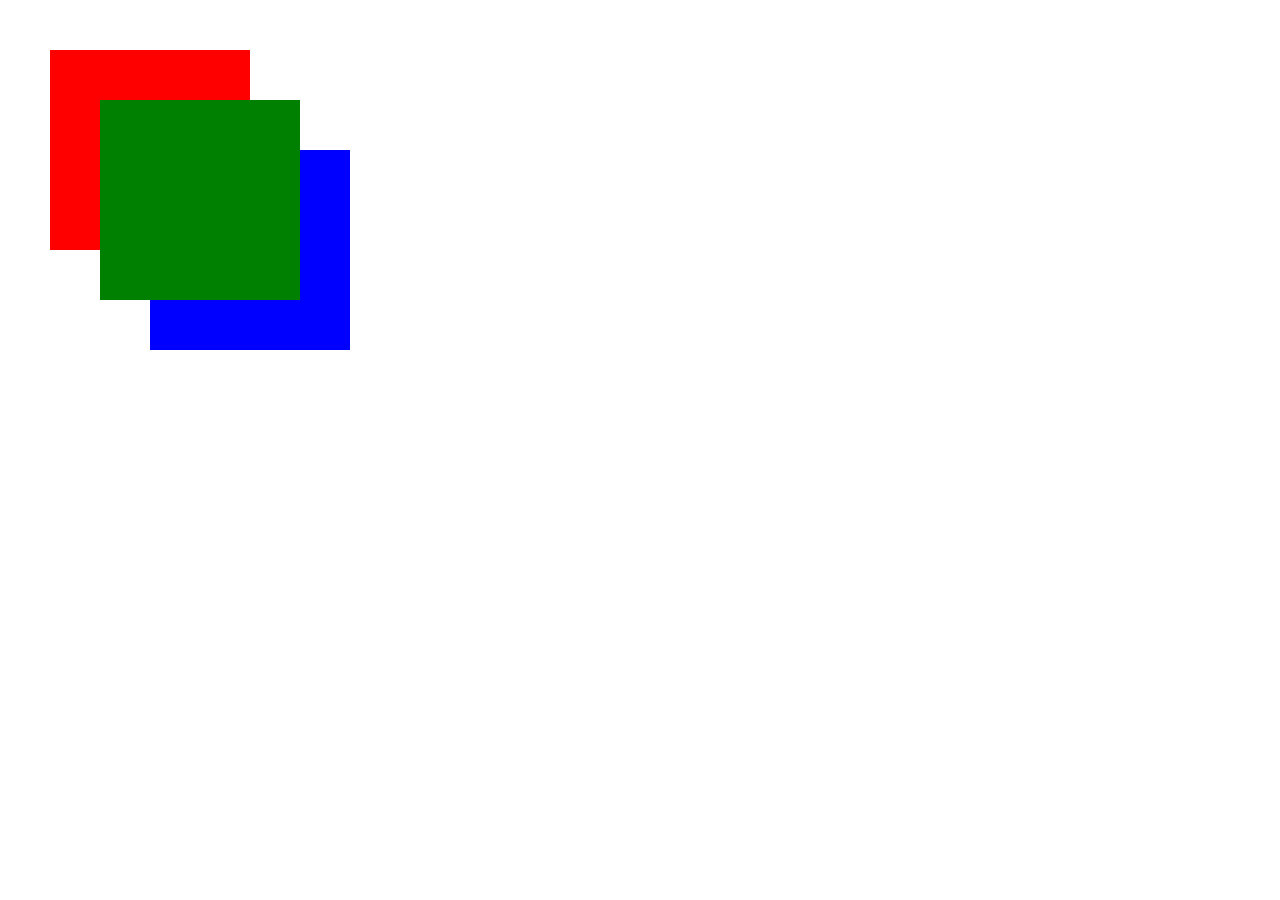
<file: Kvadrat/index.html>
<!DOCTYPE html>
<html lang="en">
<head>
    <meta charset="UTF-8">
    <meta http-equiv="X-UA-Compatible" content="IE=edge">
    <meta name="viewport" content="width=device-width, initial-scale=1.0">
    <title>Document</title>
    <link rel="stylesheet" href="style.css">
</head>
<body>
    
<div class="item1"></div>
<div class="item2"></div>
<div class="item3"></div>
</body>

</html>
</file>
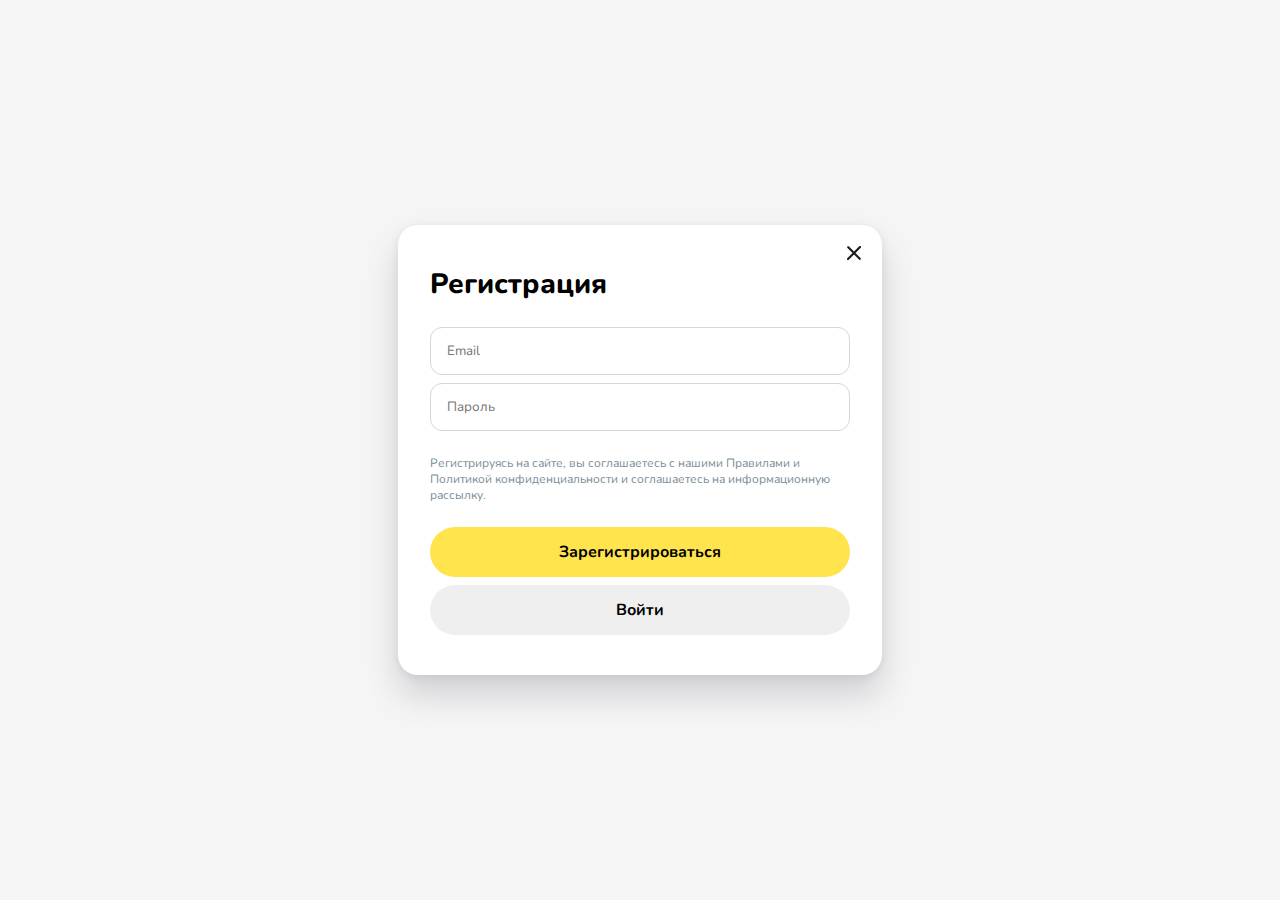
<file: Registration/index.html>
<!DOCTYPE html>
<html lang="en">
<head>
    <meta charset="UTF-8">
    <meta http-equiv="X-UA-Compatible" content="IE=edge">
    <meta name="viewport" content="width=device-width, initial-scale=1.0">
    <title>Document</title>
    <link rel="preconnect" href="https://fonts.googleapis.com">
    <link rel="preconnect" href="https://fonts.gstatic.com" crossorigin>
    <link href="https://fonts.googleapis.com/css2?family=Nunito:wght@400;800;700&display=swap" rel="stylesheet">
    <link rel="stylesheet" href="styles/style.css">
</head>
<body>
    <div class="main">
        <div class="form-container">
            <h1>Регистрация</h1>
            <form>
                <input type="text" placeholder="Email" class="email-input">
                <input type="password" placeholder="Пароль" class="password-input">
                <p class="about-text">Регистрируясь на сайте, вы соглашаетесь с нашими Правилами и Политикой конфиденциальности и соглашаетесь на информационную рассылку.</p>
                <button class="register-button">Зарегистрироваться</button>
                <button class="login-button">Войти</button>
            </form>
            <div class="close-form">
                <img src="media/Close.png" alt="Close">
            </div>
        </div>
    </div>
</body>
</html>
</file>
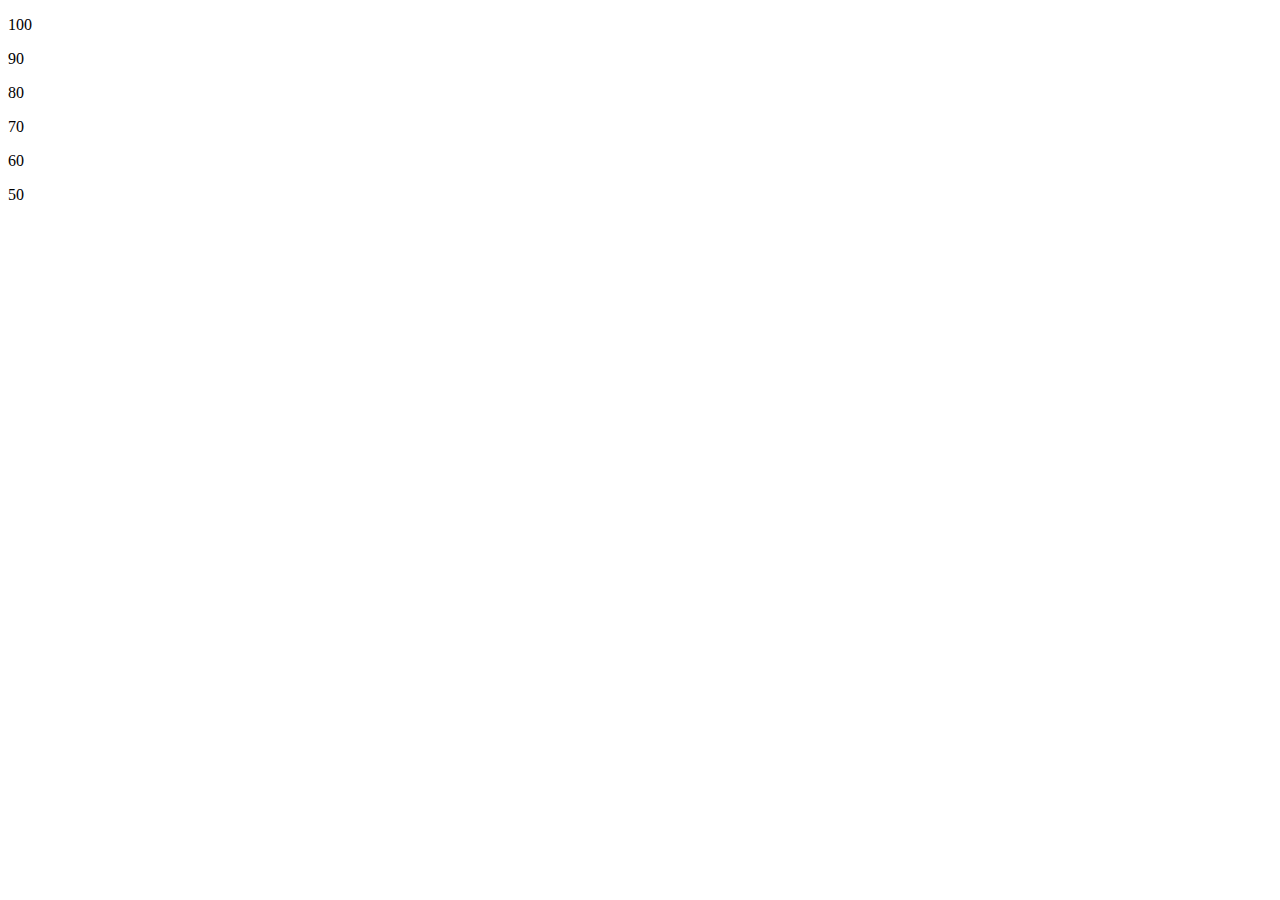
<file: DZ 17.03.2023/1/index.html>
<!DOCTYPE html>
<html lang="en">
<head>
    <meta charset="UTF-8">
    <meta http-equiv="X-UA-Compatible" content="IE=edge">
    <meta name="viewport" content="width=device-width, initial-scale=1.0">
    <title>Document</title>
   
</head>
<body>
   <div class="numbers"></div>
   <div class="strings_container"></div>
</body> 
<script src="scripts/script.js"></script>
</html>
</file>
<file: Kvadrat/style.css>
.item1{
    width: 200px;
    height: 200px;
    background-color: red;
    position: absolute;
    left: 50px;
    top: 50px;
    z-index: 0;
}
.item2{
    width: 200px;
    height: 200px;
    background-color: green;
    position: absolute;
    left: 100px;
    top: 100px;
    z-index: 5;
    
}
.item3{
    width: 200px;
    height: 200px;
    background-color: blue;
    position: absolute;
    left: 150px;
    top: 150px;
}
.item2:hover{
    width: 300px;
    height: 300px;
    transform: rotate(-45deg);
    transition: 3s;
}
</file>
<file: Registration/styles/style.css>
* {
    padding: 0;
    margin: 0;
}

body {
    background-color: #F5F5F5;
}

.main {
    width: 100%;
    display: flex;
    justify-content: center;
    align-items: center;
    height: 100vh;
}

.main .form-container {
    position: relative;
    width: 420px;
    display: flex;
    flex-direction: column;
    background-color: white;
    padding: 40px 32px;
    border-radius: 20px;
    box-shadow: 0px 2px 8px rgba(40, 41, 61, 0.08), 0px 20px 32px rgba(96, 97, 112, 0.24);
}

.main .form-container h1 {
    margin-bottom: 24px;
    font-size: 28px;
    font-family: 'Nunito', sans-serif;
    font-weight: 800;
}

.main .form-container form {
    display: flex;
    flex-direction: column;
}

/* .main .form-container form input:not(:last-child) {
    margin-bottom: 8px;
} */

.main .form-container form input {
    padding: 14px 0 14px 16px;
    font-family: 'Nunito', sans-serif;
    font-weight: 400;
    border: 1px solid #CFD8DC;
    border-radius: 12px;
}

.main .form-container form input:focus {
    outline: none;
    border: 1px solid #FFE44D;
    caret-color: #FFAA0D;
}

.main .form-container form .email-input {
    margin-bottom: 8px;
}

/* .main .form-container form input:last-child {
    margin-bottom: 24px;
} */

.main .form-container form .password-input {
    margin-bottom: 24px;
}

.main .form-container form .about-text {
    margin-bottom: 24px;
    font-family: 'Nunito', sans-serif;
    font-weight: 400;
    font-size: 12px;
    color: #7B8E98;
}

.main .form-container form button {
    border-radius: 55px;
    padding: 14px 98px;
    border: none;
    cursor: pointer;
    font-family: 'Nunito', sans-serif;
    font-weight: 700;
    font-size: 16px;
}

.main .form-container form .register-button {
    background-color: #FFE44D;
    margin-bottom: 8px;
}

.main .form-container .close-form {
   position: absolute; 
   top: 21px;
   right: 21px;
   cursor: pointer;
}
</file>
